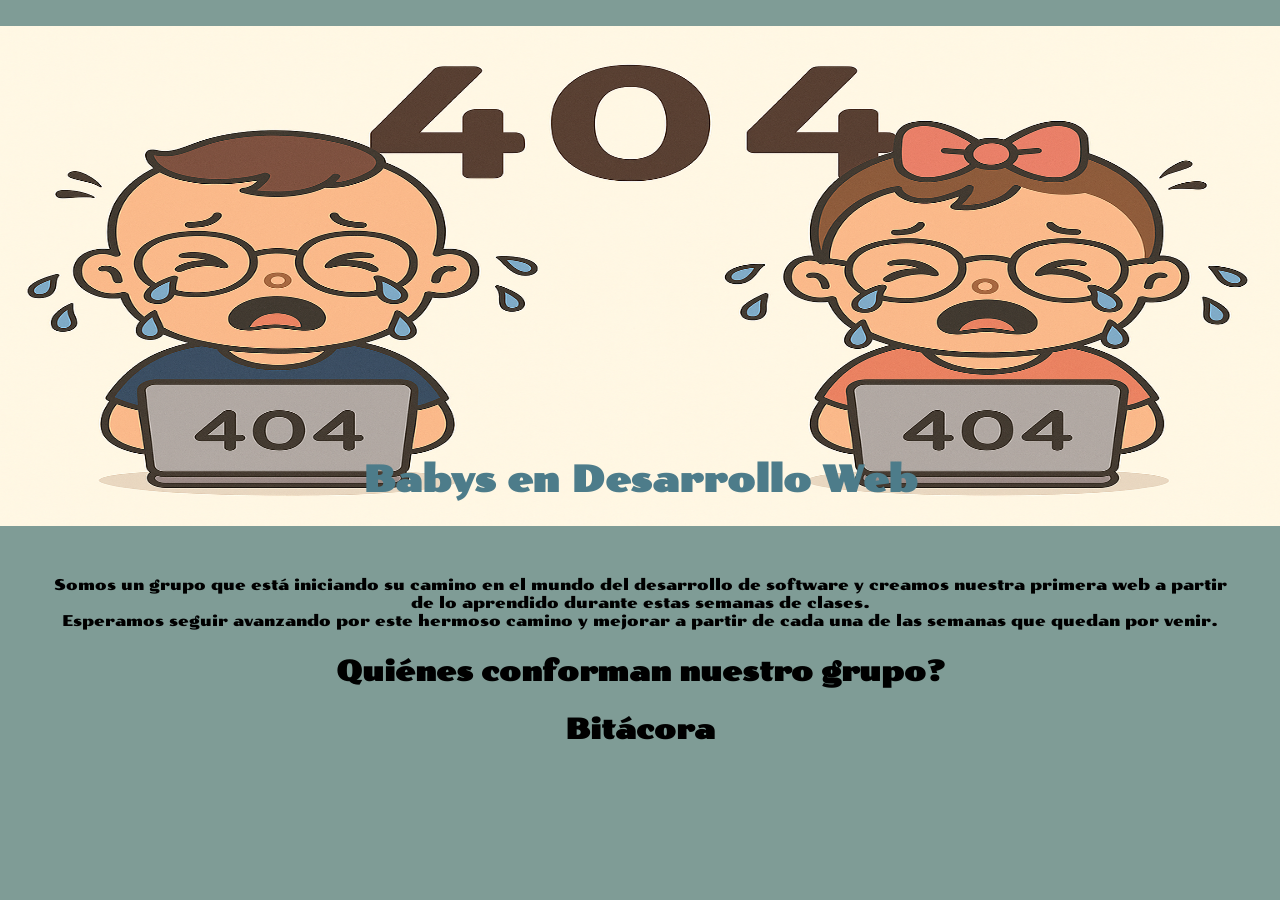
<file: index.html>
<!DOCTYPE html>
<html lang="es">
<head>
    <meta charset="UTF-8">
    <meta name="viewport" content="width=device-width, initial-scale=1.0">
    <title>TP1 Grupo 18. Veronica y Pedro</title>
    <link href="https://fonts.googleapis.com/css2?family=Poller+One&family=Truculenta:opsz,wght@12..72,100..900&display=swap" rel="stylesheet">
    <link rel="stylesheet" href="CSS/styles.css">
</head>

<body>
    <header>
        <h1 class="titulo-principal">Babys en Desarrollo Web</h1>
    </header>
    
   <main>
        <section>
            <p>
            Somos un grupo que está iniciando su camino en el mundo del desarrollo de software y 
            creamos nuestra primera web a partir de lo aprendido durante estas semanas de clases.
            <br>Esperamos seguir avanzando por este hermoso camino y mejorar a partir de cada una
            de las semanas que quedan por venir.
            </p>
        </section>

        <section>
            <h2 id="integrantes-del-grupo" class="subtitulo">Quiénes conforman nuestro grupo?</h2>
            
            <article class="group-cards">
                <a href="veronica.html" class="card">
                    <img src="Imagenes/Vero.png" alt="baby veronica" width="100" height="120"><br>
                    <span>Veronica</span>
                </a>

                <a href="pedro.html" class="card">
                    <img src="Imagenes/Pedro.png" alt="baby pedro" width="100" height="120"><br>
                    <span>Pedro L.</span>
                </a>
            </article>
        </section>

        <section>
            <a href="bitacora.html" class="bitacora">Bitácora</a>
        </section>    
   </main>

   <script src="JavaScript/script.js"></script>
</body>
</html>
</file>
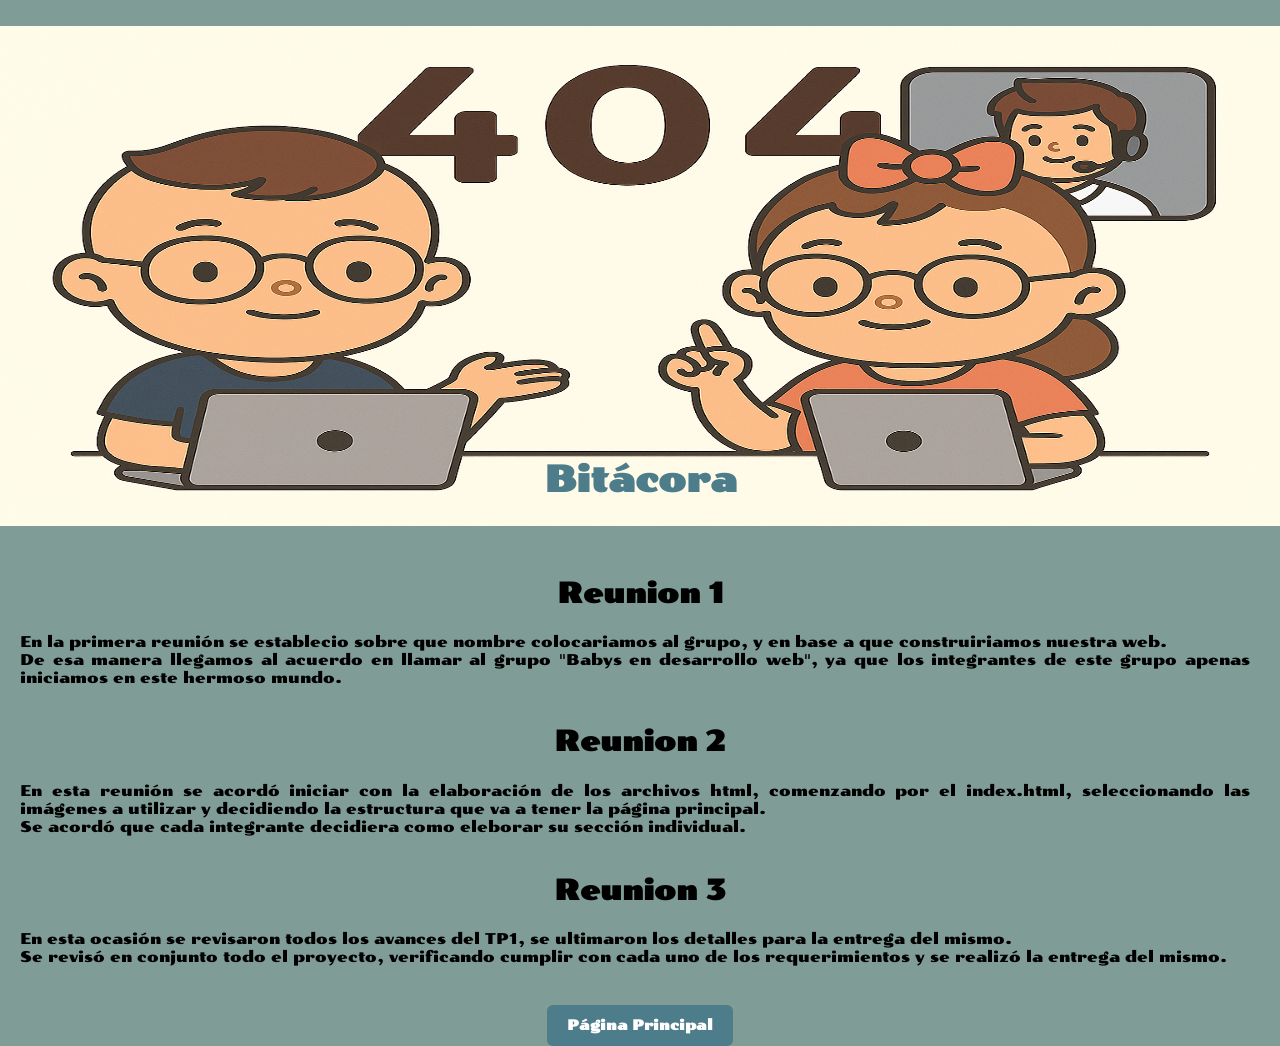
<file: bitacora.html>
<!DOCTYPE html>
<html lang="es">
<head>
    <meta charset="UTF-8">
    <meta name="viewport" content="width=device-width, initial-scale=1.0">
    <title>Bitácora</title>
    <link href="https://fonts.googleapis.com/css2?family=Poller+One&family=Truculenta:opsz,wght@12..72,100..900&display=swap" rel="stylesheet">
    <link rel="stylesheet" href="CSS/stylesBitacora.css">
</head>
<body>
    <Header>
        <h1>Bitácora</h1>
    </Header>

    <main>
        <section>
            <h2>Reunion 1</h2>
            <p>
                En la primera reunión se establecio sobre que nombre colocariamos al grupo, y en base a que construiriamos nuestra web.
                <br>De esa manera llegamos al acuerdo en llamar al grupo "Babys en desarrollo web", ya que los integrantes de este grupo
                apenas iniciamos en este hermoso mundo.
            </p>
        </section>

         <section>
            <h2>Reunion 2</h2>
            <p>
                En esta reunión se acordó iniciar con la elaboración de los archivos html, comenzando por el index.html, seleccionando las 
                imágenes a utilizar y decidiendo la estructura que va a tener la página principal.
                <br>Se acordó que cada integrante decidiera como eleborar su sección individual.
                
            </p>
        </section>

         <section>
            <h2>Reunion 3</h2>
            <p>
                En esta ocasión se revisaron todos los avances del TP1, se ultimaron los detalles para la entrega del mismo.
                <br>Se revisó en conjunto todo el proyecto, verificando cumplir con cada uno de los requerimientos y se realizó la entrega del mismo.
            </p>
        </section>
    </main>

    <footer>
        <a class="btn-back" href="index.html">Página Principal</a>
    </footer>
</body>
</html>
</file>
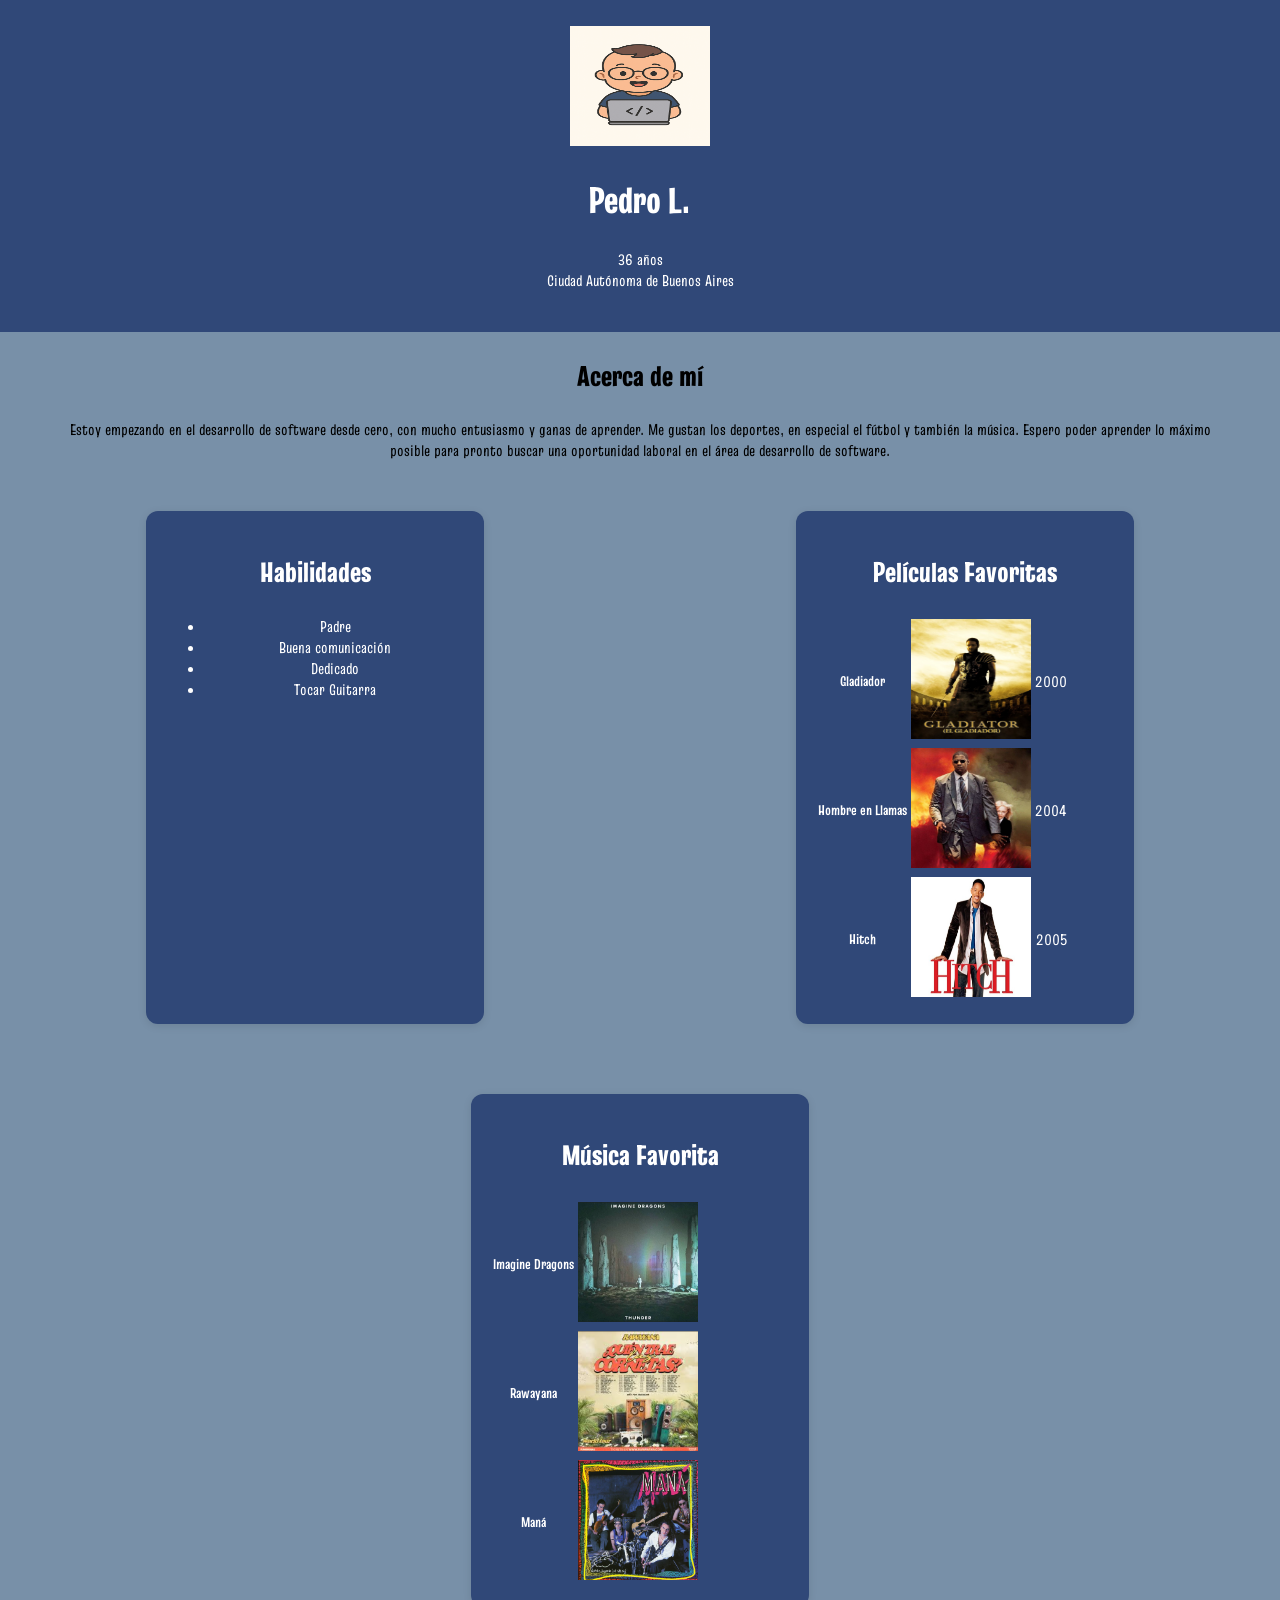
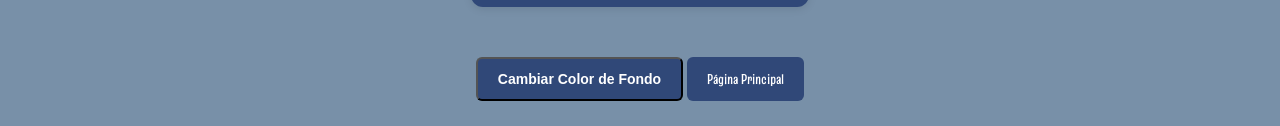
<file: pedro.html>
<!DOCTYPE html>
<html lang="es">
<head>
    <meta charset="UTF-8">
    <meta name="viewport" content="width=device-width, initial-scale=1.0">
    <title>Pedro L.</title>
    <link rel="preconnect" href="https://fonts.googleapis.com">
    <link rel="preconnect" href="https://fonts.gstatic.com" crossorigin>
    <link href="https://fonts.googleapis.com/css2?family=Truculenta:opsz,wght@12..72,100..900&display=swap" rel="stylesheet">
    <link rel="stylesheet" href="CSS/stylesPedro.css">
</head>
<body>
    <header>
        <img src="Imagenes/Pedro.png" alt="Pedro Devs" width="140" height="120">
        <h1>Pedro L.</h1>
        <p>36 años<br>Ciudad Autónoma de Buenos Aires</p>
    </header>

    <main>
        <section class="acerca-de-mi">
            <h2>Acerca de mí</h2>
            <p>
                Estoy empezando en el desarrollo de software desde cero, con mucho entusiasmo y ganas de aprender. Me gustan los deportes, en especial el fútbol y también la música.
                Espero poder aprender lo máximo posible para pronto buscar una oportunidad laboral en el área de desarrollo de software. 
            </p>
        </section>

        <div class="card-group">
            <section class="card">
                <h2>Habilidades</h2>

                <ul>
                    <li>Padre</li>
                    <li>Buena comunicación</li>
                    <li>Dedicado</li>
                    <li>Tocar Guitarra</li>
                </ul>
            </section>

            <section class="card">
                <h2>Películas Favoritas</h2>

                <table>
                    <tr>
                        <th scope="row">Gladiador</th>
                        <td><img src="Imagenes/gladiador.png" alt="Gladiador" width="120" height="120"></td>
                        <td>2000</td>
                    </tr>

                    <tr>
                        <th scope="row">Hombre en Llamas</th>
                        <td><img src="Imagenes/hombreEnLlamas.png" alt="Hombre en Llamas" width="120" height="120"></td>
                        <td>2004</td>
                    </tr>

                    <tr>
                        <th scope="row">Hitch</th>
                        <td><img src="Imagenes/hitch.png" alt="Hitch" width="120" height="120"></td>
                        <td>2005</td>
                    </tr>
                </table>
            </section>

            <section class="card">
                <h2>Música Favorita</h2>

                <table>
                    <tr>
                        <th scope="row">Imagine Dragons</th>
                        <td><img src="Imagenes/imagineDragons.png" alt="Thunder - Imagine Dragons" width="120" height="120"></td>
                    </tr>

                    <tr>
                        <th scope="row">Rawayana</th>
                        <td><img src="Imagenes/rawayanaQ.png" alt="Quien trae las cornetas - Rawayana" width="120" height="120"></td>
                    </tr>
        
                    <tr>
                        <th scope="col">Maná</th>
                        <td><img src="Imagenes/mana.png" alt="Dónde jugarán los niños - Maná" width="120" height="120"></td>
                    </tr>
                </table>
            </section>
        </div>
    </main>

    <footer>
        <button class="btn-cambiar-fondo" onclick="cambiarFondo('#181848')">Cambiar Color de Fondo</button>
        <a class="btn-back" href="index.html">Página Principal</a>
    </footer>

    <script src="JavaScript/script.js"></script>
</body>
</html>
</file>
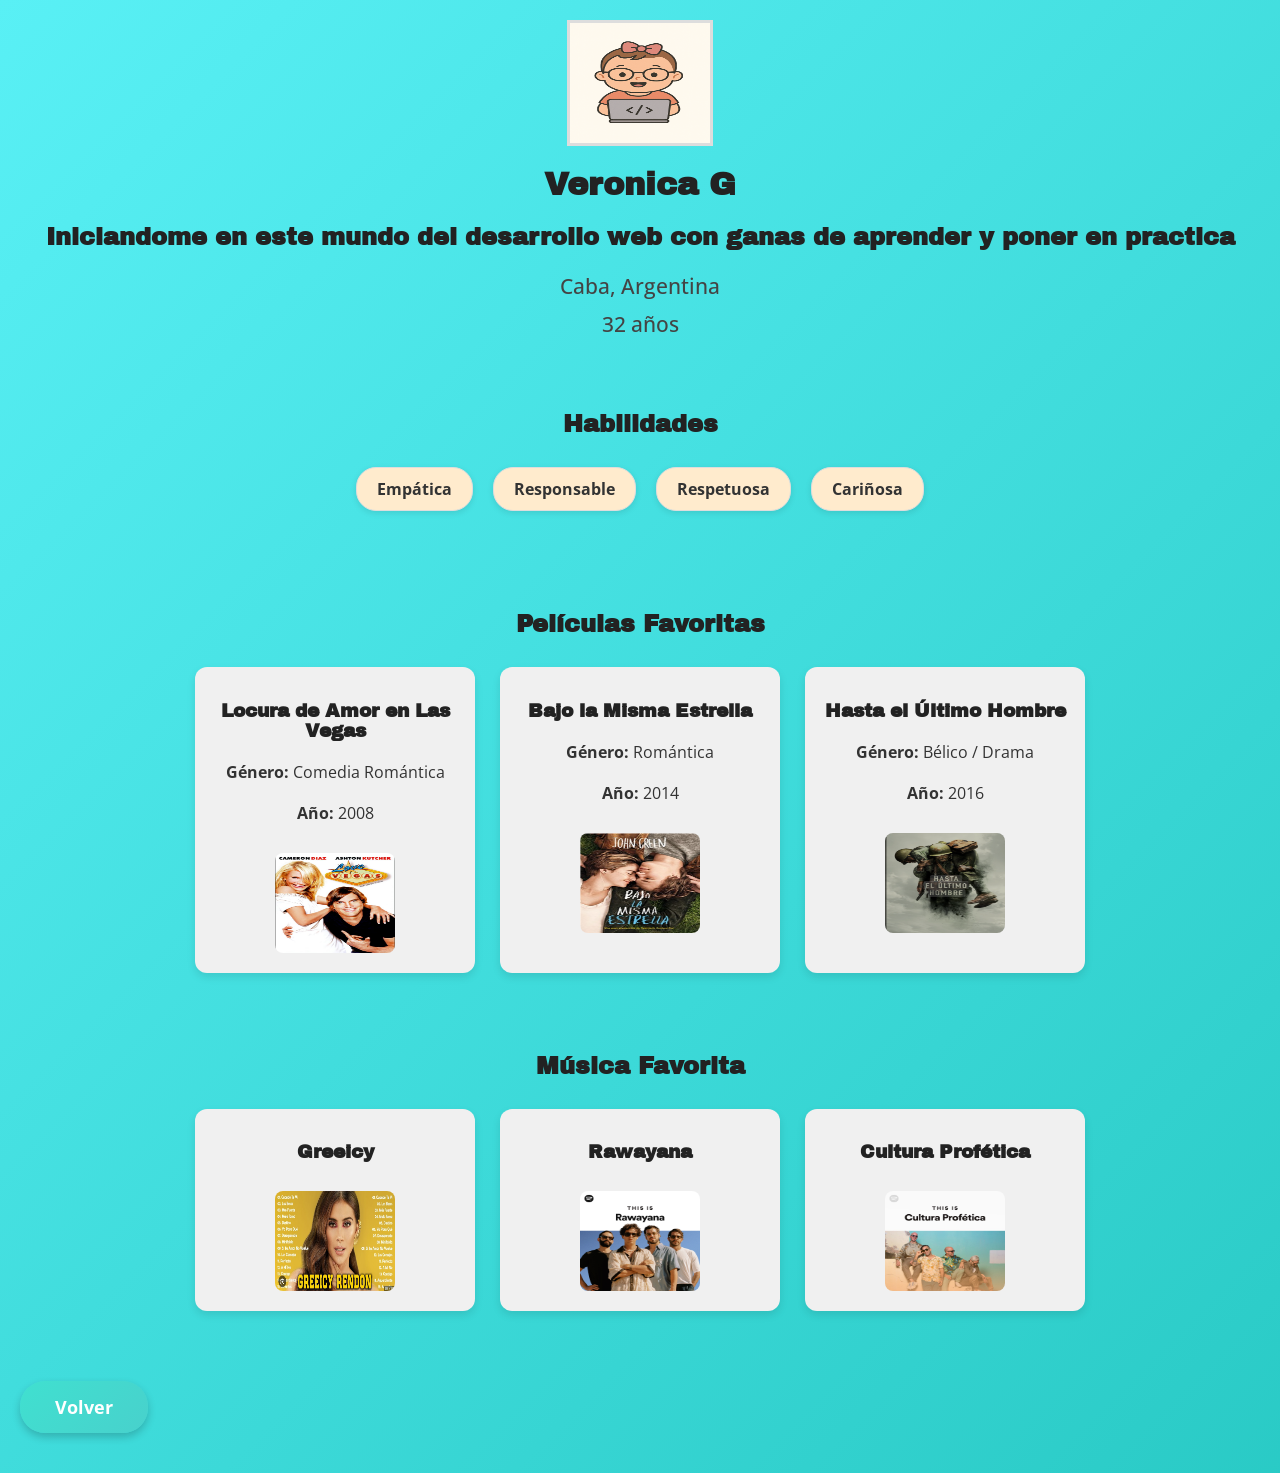
<file: veronica.html>
<!DOCTYPE html>
<html lang="es">

<head>
    <meta charset="UTF-8">
    <meta name="viewport" content="width=device-width, initial-scale=1.0">
    <title>Veronica G</title>
    <link rel="preconnect" href="https://fonts.googleapis.com">
    <link rel="preconnect" href="https://fonts.gstatic.com" crossorigin>
    <link href="https://fonts.googleapis.com/css2?family=Archivo+Black&family=Open+Sans:wght@400;600&display=swap"
        rel="stylesheet">
    <link rel="stylesheet" href="CSS/stylesVero.css">

</head>

<body>
    <header>
        <img class="foto-perfil" src="Imagenes/Vero.png" alt="baby Vero" width="140" height="120" id="fotoPerfil">
        <p id="infoExtra" style="display:none; text-align:center; margin-top:10px;">
            ¡Hola! Soy Veronica y estoy aprendiendo desarrollo web. 🌟
        </p>
    </header>

    <h1>Veronica G</h1>
    <h2>Iniciandome en este mundo del desarrollo web con ganas de aprender y poner en practica</h2>
    <p class="info-personal">Caba, Argentina</p>
    <p class="info-personal">32 años</p>

    <section>
        <h2>Habilidades</h2>
        <div class="skills-container">
            <span class="skill">Empática</span>
            <span class="skill">Responsable</span>
            <span class="skill">Respetuosa</span>
            <span class="skill">Cariñosa</span>
        </div>
    </section>

    <section>
        <h2>Películas Favoritas</h2>
        <div class="cards-container">
            <article class="card">
                <h3>Locura de Amor en Las Vegas</h3>
                <p><strong>Género:</strong> Comedia Romántica</p>
                <p><strong>Año:</strong> 2008</p>
                <img src="Imagenes/locuraDeAmor.png" alt="Locura de Amor en Las Vegas" width="120" height="100">
            </article>

            <article class="card">
                <h3>Bajo la Misma Estrella</h3>
                <p><strong>Género:</strong> Romántica</p>
                <p><strong>Año:</strong> 2014</p>
                <img src="Imagenes/bajoLaMismaEstrella.png" alt="Bajo la Misma Estrella" width="120" height="100">
            </article>

            <article class="card">
                <h3>Hasta el Último Hombre</h3>
                <p><strong>Género:</strong> Bélico / Drama</p>
                <p><strong>Año:</strong> 2016</p>
                <img src="Imagenes/hastaElUltimoHombre.png" alt="Hasta el Último Hombre" width="120" height="100">
            </article>
        </div>
    </section>

    <section>
        <h2>Música Favorita</h2>
        <div class="cards-container">
            <article class="card">
                <h3>Greeicy</h3>
                <img src="Imagenes/greeicy.png" alt="Greeicy" width="120" height="100">
            </article>

            <article class="card">
                <h3>Rawayana</h3>
                <img src="Imagenes/rawayana.jpg" alt="Rawayana" width="120" height="100">
            </article>

            <article class="card">
                <h3>Cultura Profética</h3>
                <img src="Imagenes/culturaProfetica.jpg" alt="Cultura Profética" width="120" height="100">
            </article>
        </div>
    </section>

    <a class="btn-volver" href="index.html">Volver</a>

    <script src="JavaScript/scriptVero.js"></script>
</body>

</html>
</file>
<file: CSS/styles.css>
body {
    font-family: 'Poller One', sans-serif;
    margin: 0;
    padding: 0;
    background-color: #7F9C96;
    font-size: clamp(14px, 1.2vw, 18px);
}

h1 {
    font-weight: 900;
    font-size: clamp(24px, 4vw, 36px);
}

h2 {
    font-weight: 900;
    font-size: clamp(20px, 3vw, 28px);
}

p {
    font-weight: 500;
    font-size: clamp(14px, 1.2vw, 16px);
}

header {
    background-image: url("../Imagenes/fondoIndex.png");
    background-size: 100% 500px;
    background-position: center;
    background-repeat: no-repeat;
    height: 500px;
    color: #4D7C8A;
    display: flex;
    align-items: flex-end;
    justify-content: center;
    padding: clamp(15px, 2vw, 30px);
}

main {
    text-align: center;
}

.group-cards {
    display: none;
    justify-content: center;
    gap: clamp(10px, 2vw, 20px);
    flex-wrap: wrap;
}

.card {
    display: block;
    text-decoration: none;
    border: 1px solid black;
    background: #4D7C8A;
    color: black;
    padding: clamp(10px, 1.5vw, 20px);
    border-radius: 12px;
    box-shadow: 0px 2px 8px rgba(0,0,0,0.1);
    width: clamp(200px, 25%, 300px);
    text-align: center;
    font-size: clamp(14px, 1vw, 16px);
}

.card:hover {
    transform: translate(-5px);
    box-shadow: 0 5px 15px rgba(0,0,0,0.2);
}

#integrantes-del-grupo {
    cursor: pointer;
    transition: all 0.3s ease;
}

#integrantes-del-grupo:hover {
    color: #4D7C8A;
    transform: scale(1.05);
}

.bitacora {
    text-decoration: none;
    color: black;
    font-weight: 900;
    font-size: clamp(20px, 3vw, 28px);
    display: inline-block;
    transition: all 0.3s ease;
}

.bitacora:hover {
    color: #4D7C8A;
    transform: scale(1.05);
}

@media (max-width: 400px) {
    .group-cards {
        flex-direction: column;
        gap: 10px;
    }

    .card {
        width: 90%;
        padding: 10px;
    }

    section {
        margin: 10px;
    }
}

@media (max-width: 900px) {
    .card {
        width: clamp(220px, 40%, 280px);
    }

    section {
        margin: 15px;
    }
}

@media (min-width: 1200px) {
    .card {
        width: clamp(250px, 25%, 300px);
    }

    .group-cards {
        justify-content: space-around;
    }

    section {
        margin: 25px 50px;
    }
}
</file>
<file: CSS/stylesBitacora.css>
body {
    font-family: 'Poller One', sans-serif;
    margin: 0;
    padding: 0;
    background-color: #7F9C96;
    font-size: clamp(14px, 1.2vw, 18px);
}

h1 {
    font-weight: 900;
    font-size: clamp(24px, 4vw, 36px);
}

h2 {
    font-weight: 900;
    font-size: clamp(20px, 3vw, 28px);
}

p {
    text-align: justify;
    margin: 20px 30px 30px 20px;
    font-weight: 500;
    font-size: clamp(14px, 1.2vw, 16px);
}

header {
    background-image: url("../Imagenes/fondoBitacora.png");
    background-size: 100% 500px;
    background-position: center;
    background-repeat: no-repeat;
    height: 500px;
    color: #4D7C8A;
    display: flex;
    align-items: flex-end;
    justify-content: center;
    padding: clamp(15px, 2vw, 30px);
}

main {
    text-align: center;
}

section {
    margin-top: clamp(10px, 2vw, 30px);
    margin-bottom: clamp(15px, 3vw, 40px);
}

footer {
    text-align: center;
}

.btn-back {
    display: inline-block;
    background-color: #4D7C8A;
    color: white;
    padding: clamp(8px, 1vw, 12px) clamp(15px, 2vw, 20px);
    border-radius: 6px;
    text-decoration: none;
    font-weight: 600;
    font-size: clamp(14px, 1vw, 16px);
}

.btn-back:hover {
    background-color: #1B4079;
}
</file>
<file: CSS/stylesPedro.css>
body {
    font-family: 'Truculenta', sans-serif;
    margin: 0;
    padding: 0;
    background-color: #7890A8;
    font-size: clamp(14px, 1.2vw, 18px);
}

h1 {
    font-weight: 900;
    font-size: clamp(24px, 4vw, 36px);
}

h2 {
    font-weight: 900;
    font-size: clamp(20px, 3vw, 28px);
}

p, li, td {
    font-weight: 500;
    font-size: clamp(14px, 1.2vw, 16px);
}

header {
    text-align: center;
    color: white;
    background-color: #304878;
    padding: clamp(15px, 2vw, 30px);
}

section {
    margin: clamp(10px, 2vw, 30px);
}

.acerca-de-mi {
    text-align: center;
}

.card-group {
    display: flex;
    justify-content: center;
    gap: clamp(10px, 2vw, 20px);
    flex-wrap: wrap;
}

.card {
    background: #304878;
    color: white;
    padding: clamp(10px, 1.5vw, 20px);
    border-radius: 12px;
    box-shadow: 0px 2px 8px rgba(0,0,0,0.1);
    width: clamp(200px, 25%, 300px);
    text-align: center;
    font-size: clamp(14px, 1vw, 16px);
}

footer {
    text-align: center;
    padding: clamp(15px, 2vw, 25px);
}

.btn-cambiar-fondo {
    display: inline-block;
    background-color: #304878;
    color: white;
    padding: clamp(8px, 1vw, 12px) clamp(15px, 2vw, 20px);
    border-radius: 6px;
    text-decoration: none;
    font-weight: 600;
    font-size: clamp(14px, 1vw, 16px);
}

.btn-cambiar-fondo:hover {
    background-color: #303080;
}

.btn-back {
    display: inline-block;
    background-color: #304878;
    color: white;
    padding: clamp(8px, 1vw, 12px) clamp(15px, 2vw, 20px);
    border-radius: 6px;
    text-decoration: none;
    font-weight: 600;
    font-size: clamp(14px, 1vw, 16px);
}

.btn-back:hover {
    background-color: #303080;
}

@media (max-width: 400px) {
    .card-group {
        flex-direction: column;
        gap: 10px;
    }

    .card {
        width: 90%;
        padding: 10px;
    }

    section {
        margin: 10px;
    }
}

@media (max-width: 900px) {
    .card {
        width: clamp(220px, 40%, 280px);
    }

    section {
        margin: 15px;
    }
}

@media (min-width: 1200px) {
    .card {
        width: clamp(250px, 25%, 300px);
    }

    .card-group {
        justify-content: space-around;
    }

    section {
        margin: 25px 50px;
    }
}
</file>
<file: CSS/stylesVero.css>
/* Body */
body {
    min-height: 100vh;
    margin: 20px;
    font-family: 'Open Sans', sans-serif;
    color: #333;

    background: linear-gradient(-45deg, #012824, #087977, #1abeb6, #59f0f5);
    background-size: 400% 400%;
    animation: gradientAnimation 15s ease infinite;
}

@keyframes gradientAnimation {
    0% {
        background-position: 0% 50%;
    }

    50% {
        background-position: 100% 50%;
    }

    100% {
        background-position: 0% 50%;
    }
}

h1,
h2,
h3 {
    font-family: 'Archivo Black', sans-serif;
    color: #222;
    text-align: center;
}

section h2 {
    margin-bottom: 30px;
}

p {
    font-size: 1rem;
    line-height: 1.6;
}

.foto-perfil {
    display: block;
    margin: 0 auto;
    border: 3px solid #ddd;
    cursor: pointer;
    transition: all 0.3s ease;
}

.foto-perfil:hover {
    transform: scale(1.05);
}

/* Información personal */
.info-personal {
    text-align: center;
    font-size: 1.3rem;
    font-weight: 500;
    margin: 5px 0;
    color: #444;
}

/* Habilidades */
.skills-container {
    display: flex;
    justify-content: center;
    gap: 25px;
    flex-wrap: wrap;
    margin: 20px 0;
}

.skill {
    background-color: #ffebcd;
    border: 1px solid #ddd;
    border-radius: 20px;
    padding: 10px 20px;
    font-weight: bold;
    color: #333;
    box-shadow: 0 2px 6px rgba(0, 0, 0, 0.1);
    transition: transform 0.3s, background-color 0.3s;
}

.skill:hover {
    transform: scale(1.1);
    background-color: #ffe0a3;
}

/* Tarjetas de Películas y Música */
.cards-container {
    display: flex;
    gap: 25px;
    justify-content: center;
    flex-wrap: wrap;
    margin-top: 10px;
}

.card {
    background: #f0f0f0;
    border-radius: 12px;
    box-shadow: 0 4px 8px rgba(0, 0, 0, 0.1);
    padding: 15px;
    width: 250px;
    text-align: center;
    transition: transform 0.3s, box-shadow 0.3s;
}

.card:hover {
    transform: scale(1.05);
    box-shadow: 0 6px 12px rgba(0, 0, 0, 0.15);
}

.card img {
    border-radius: 8px;
    margin-top: 10px;
}

.btn-volver {
    display: inline-block;
    text-decoration: none;
    background: linear-gradient(135deg, #40E0D0, #48D1CC);
    color: #fff;
    padding: 12px 30px;
    font-size: 1rem;
    font-weight: bold;
    border-radius: 25px;
    box-shadow: 0 4px 8px rgba(0, 0, 0, 0.2);
    transition: all 0.3s ease;
    text-align: center;
    margin: 20px auto;
}

.btn-volver:hover {
    transform: translateY(-3px) scale(1.05);
    box-shadow: 0 6px 12px rgba(0, 0, 0, 0.3);
    background: linear-gradient(135deg, #20B2AA, #5F9EA0);
}

section {
    margin: 40px 0;
    padding: 10px 20px;
}

@media (max-width: 400px) {
    body {
        margin: 10px;
    }

    .cards-container {
        flex-direction: column;
        gap: 15px;
    }

    .card {
        width: 100%;
        padding: 10px;
    }

    .skills-container {
        flex-direction: column;
        gap: 10px;
    }

    .btn-volver {
        width: 100%;
        padding: 12px 0;
        font-size: 1.1rem;
    }
}

@media (max-width: 900px) {
    .cards-container {
        flex-wrap: wrap;
        gap: 15px;
        justify-content: center;
    }

    .card {
        width: 45%;
    }

    .skills-container {
        gap: 12px;
    }
}

@media (min-width: 1200px) {
    .card {
        width: 250px;
    }

    .skills-container {
        gap: 20px;
    }

    .btn-volver {
        padding: 14px 35px;
        font-size: 1.1rem;
    }
}
</file>
